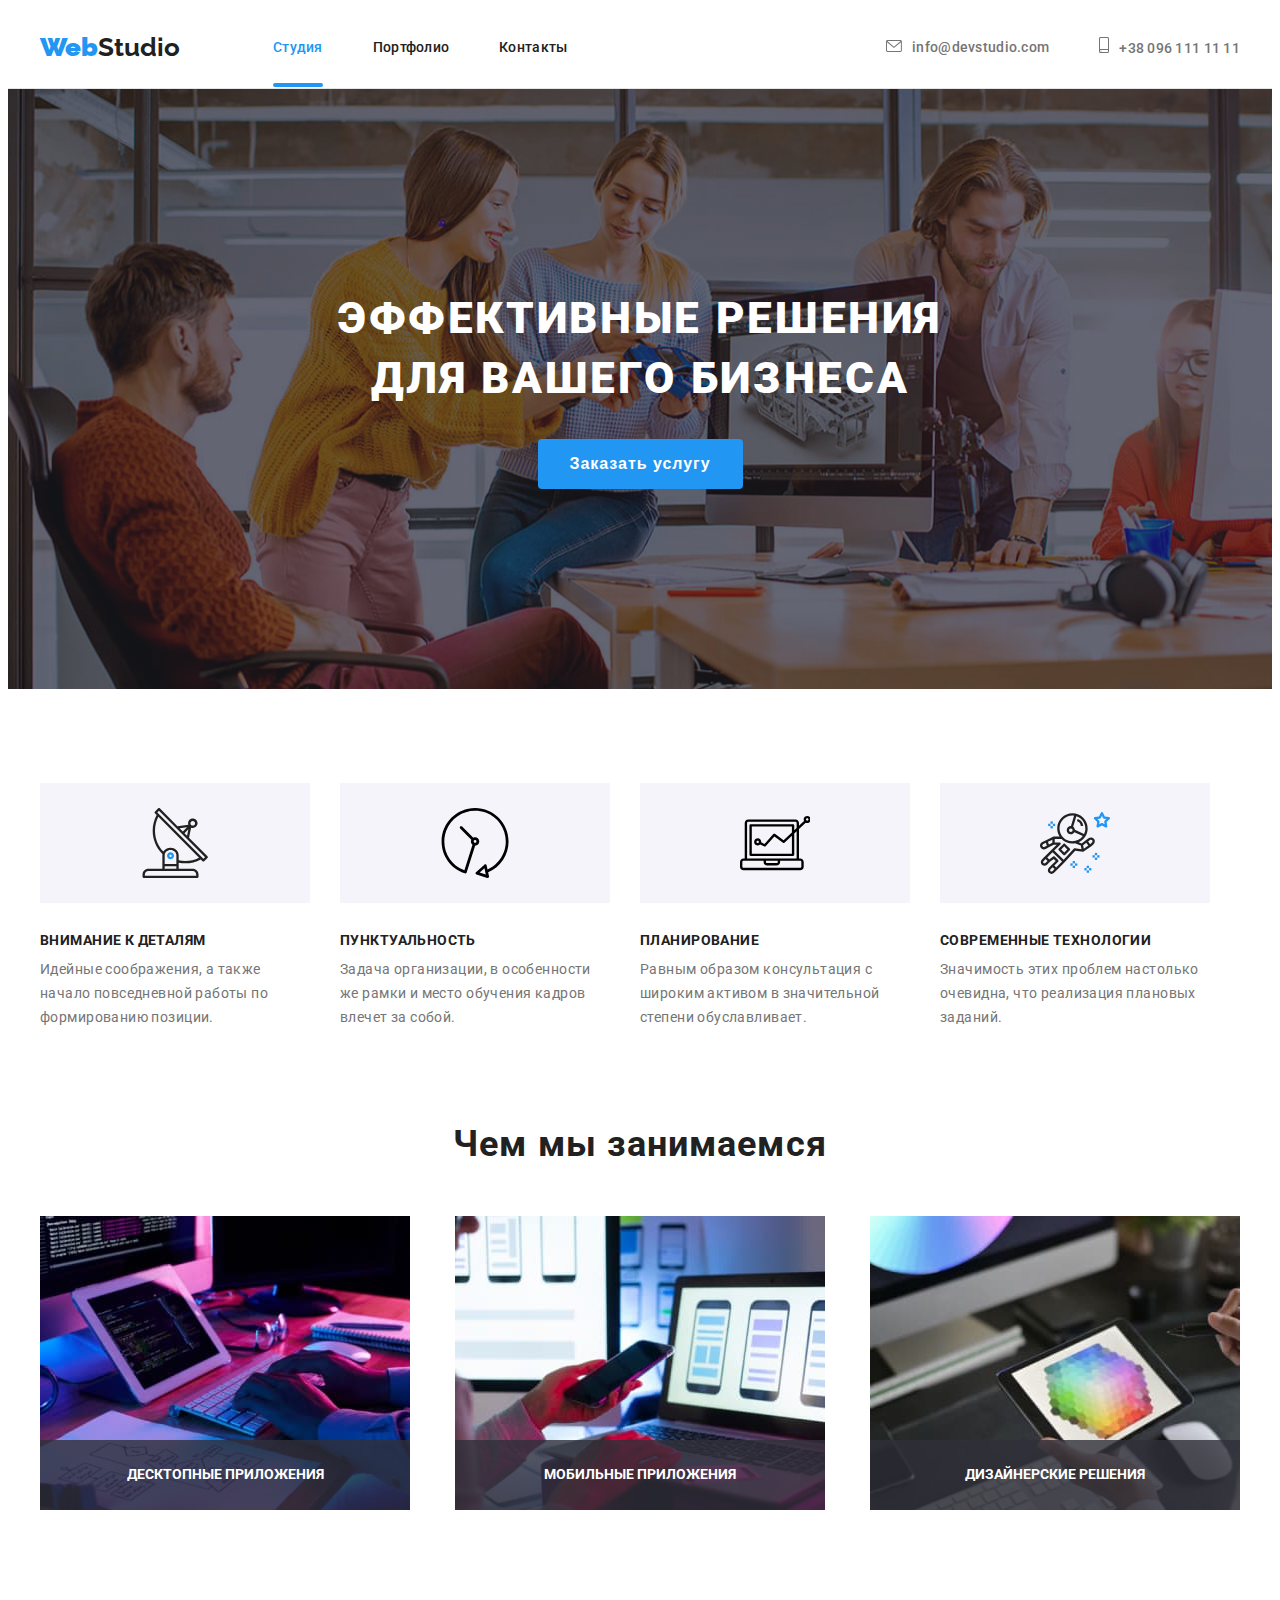
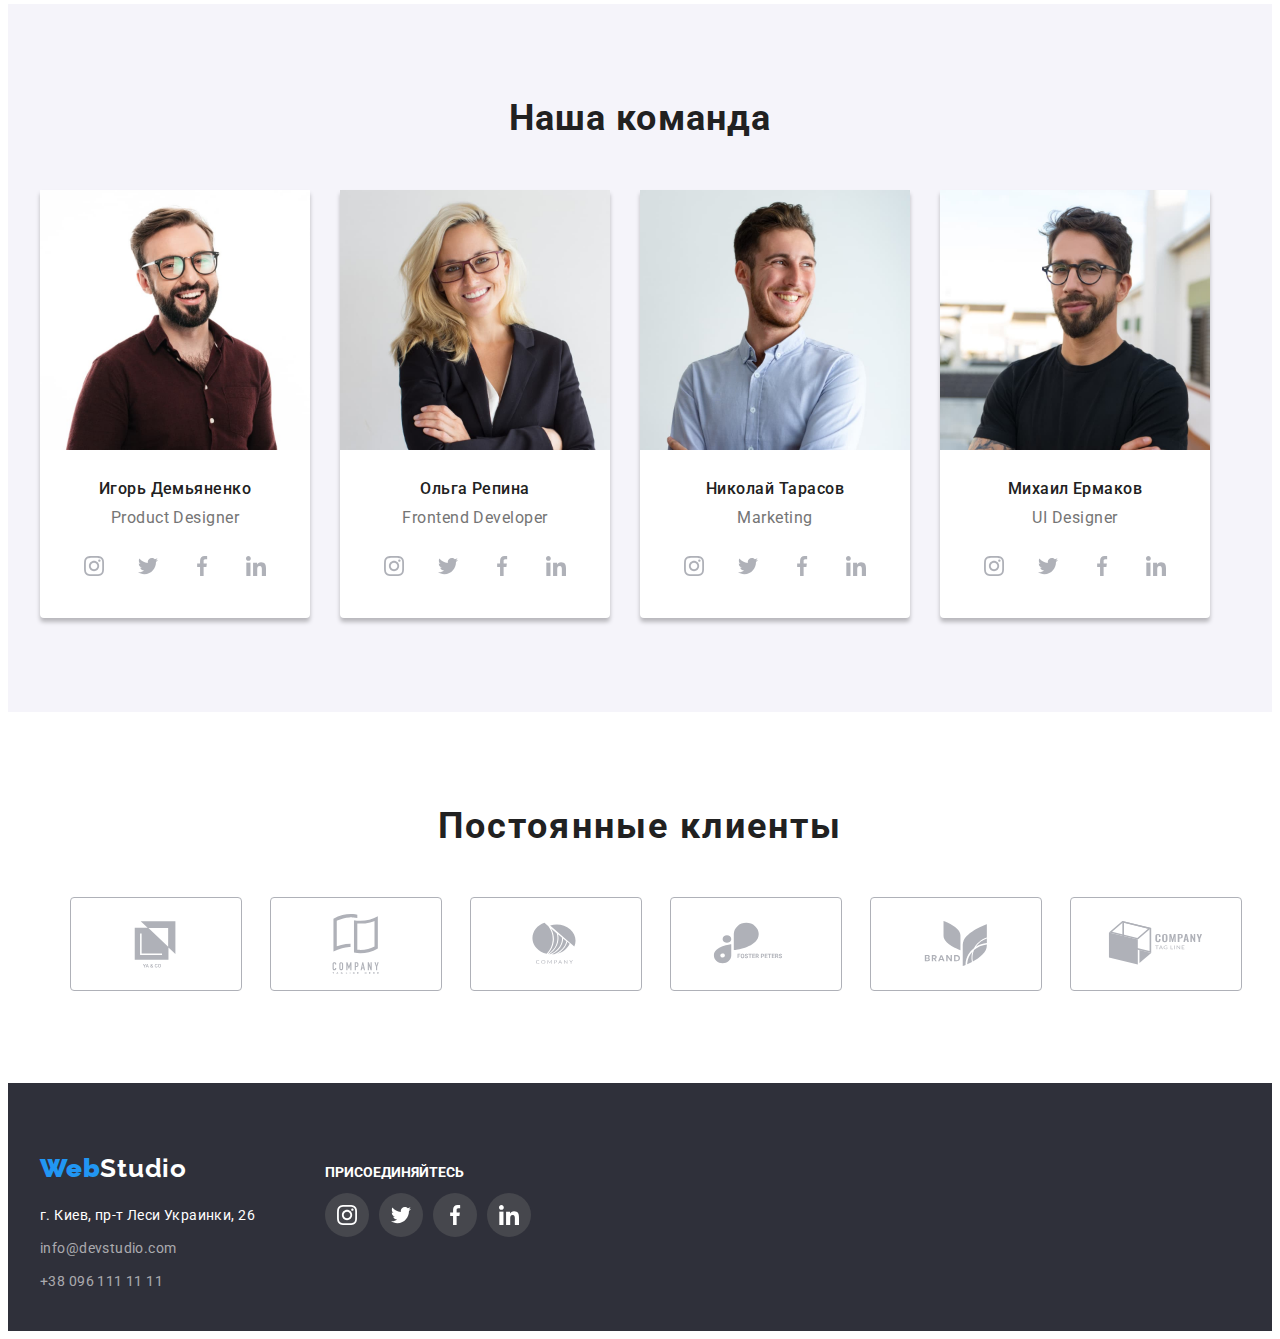
<file: index.html>
<!DOCTYPE html>
<html lang="ru">

<head>
    <meta charset="UTF-8">
    <meta http-equiv="X-UA-Compatible" content="IE=edge">
    <meta name="viewport" content="width=device-width, initial-scale=1.0">
    <title>WebStudio</title>
    <link rel="stylesheet" href="./portfolio.html">
    <link rel="preconnect" href="https://fonts.gstatic.com">
    <link rel="stylesheet" href="https://cdnjs.cloudflare.com/ajax/libs/modern-normalize/1.1.0/modern-normalize.min.css"
        integrity="sha512-wpPYUAdjBVSE4KJnH1VR1HeZfpl1ub8YT/NKx4PuQ5NmX2tKuGu6U/JRp5y+Y8XG2tV+wKQpNHVUX03MfMFn9Q=="
        crossorigin="anonymous" referrerpolicy="no-referrer" />
    <link
        href="https://fonts.googleapis.com/css2?family=Raleway:wght@700&family=Roboto:wght@400;500;700;900&display=swap"
        rel="stylesheet">
    <link rel="stylesheet" href="./css/styles.css">
</head>

<body>
    <!--Header-->
    <header class="header">
        <div class="container main-container">
            <nav class="header-nav">
                <a class="logo link" href="./index.html"><span class="logo-b"><b>Web</b></span>Studio</a>
                <ul class="menu-list list">
                    <li class="menu-item">
                        <a class="menu-link link current" href="./index.html">Студия</a>
                    </li>
                    <li class="menu-item">
                        <a class="menu-link link" href="./portfolio.html">Портфолио</a>
                    </li>
                    <li class="menu-item">
                        <a class="menu-link link" href="">Контакты</a>
                    </li>
                </ul>
            </nav>
            <!--Contacts information-->
            <ul class="contacts list">
                <li class="mail-link">
                    <a href="" class="mail-info link" href="mailto:info@devstudio.com">
                        <svg class="menu-icons1">
                            <use href="./images/sprite.svg#icon-envelope" width="16" height="12"></use>
                        </svg>info@devstudio.com
                    </a>
                </li>
                <li class="telephone-link">
                    <a href="" class="telephone-info link" href="tel:+380961111111">
                        <svg class="menu-icons2">
                            <use href="./images/sprite.svg#icon-smartphone" width="10" height="16"></use>
                        </svg>+38 096 111 11 11
                    </a>
                </li>
            </ul>
        </div>
    </header>
    <main>
        <!--Hero-->
        <section class="hero">
            <div class="container">
                <h1 class="hero-title">Эффективные решения для вашего бизнеса</h1>
                <button class="button-hero" type="button"data-modal-open>Заказать услугу</button>
            </div>
        </section>
        <!--Preferences-->
        <section class="preferences">
            <div class="container">
                <h2 hidden>Секция2</h2>
                <ul class="preferences-list list">
                    <li class="preferences-item-list">
                        <div class="preferences-cards">
                            <svg class="preferences-item-list-icon" width="70" height="70">
                                <use href="./images/sprite.svg#icon-antena1"></use>
                            </svg>
                        </div>
                        <h3 class="preferences-title">Внимание к деталям</h3>
                        <p class="preferences-explanation">Идейные соображения, а также начало повседневной работы по
                            формированию позиции.</p>
                    </li>
                    <li class="preferences-item-list">
                        <div class="preferences-cards">
                            <svg class="preferences-item-list-icon" width="70" height="70">
                                <use href="./images/sprite.svg#icon-clock2"></use>
                            </svg>
                        </div>
                        <h3 class="preferences-title">Пунктуальность</h3>
                        <p class="preferences-explanation">Задача организации, в особенности же рамки и место обучения
                            кадров влечет за собой.</p>
                    </li>
                    <li class="preferences-item-list">
                        <div class="preferences-cards">
                            <svg class="preferences-item-list-icon" width="70" height="70">
                                <use href="./images/sprite.svg#icon-comp3"></use>
                            </svg>
                        </div>
                        <h3 class="preferences-title">Планирование</h3>
                        <p class="preferences-explanation">Равным образом консультация с широким активом в значительной
                            степени обуславливает.</p>
                    </li>
                    <li class="preferences-item-list">
                        <div class="preferences-cards">
                            <svg class="preferences-item-list-icon" width="70" height="70">
                                <use href="./images/sprite.svg#icon-astronaut4"></use>
                            </svg>
                        </div>
                        <h3 class="preferences-title">Современные технологии</h3>
                        <p class="preferences-explanation">Значимость этих проблем настолько очевидна, что реализация
                            плановых заданий.</p>
                    </li>
                </ul>
            </div>
        </section>
        <!--what we do-->
        <section class="whatwe-do">
            <div class="container">
                <h2 class="whatwe-do-title">Чем мы занимаемся</h2>
                <ul class="whatwe-do-list list">
                    <li class="whatwe-do-item-list">
                        <div class="whatwe-do-wrapper">
                        <img src="./images/box1.jpg"
                            alt="Пользователь пользуется компьютером" width="370" height="294">
                        <p class="whatwe-do-img-desc">Десктопные приложения</p>
                        </div>
                    </li>
                    <li class="whatwe-do-item-list">
                        <div class="whatwe-do-wrapper">
                        <img src="./images/box2.jpg"
                            alt="Пользователь пользуется смартфоном" width="370" height="294">
                            <p class="whatwe-do-img-desc">Мобильные приложения</p>
                            </div>
                        </li>
                    <li class="whatwe-do-item-list">
                        <div class="whatwe-do-wrapper">
                        <img src="./images/box3.jpg" alt="Пользователь пользуется планшетом"
                            width="370" height="294">
                            <p class="whatwe-do-img-desc">Дизайнерские решения</p>
                            </div>
                        </li>
                </ul>
            </div>
        </section>
        <!--Our team-->
        <section class="our-team">
            <div class="container">
                <h2 class="our-team-title">Наша команда</h2>
                <ul class="our-team-list list">
                    <li class="our-team-item-list">
                        <img src="./images/igor1.jpg" alt="Игорь Демьяненко" width="270" height="260">
                        <div class="sub-img">
                            <h3 class="our-team-name">Игорь Демьяненко</h3>
                            <p class="our-team-job" lang="en">Product Designer</p>
                            <ul class="social-list list">
                                <li class="social-list-items">
                                    <a href="" class="light-bg social-list-link">
                                        <svg class="social-list-icon">
                                            <use href="./images/sprite.svg#icon-instagram"></use>
                                        </svg>
                                    </a>
                                </li>
                                <li class="social-list-items">
                                    <a href="" class="light-bg social-list-link">
                                        <svg class="social-list-icon">
                                            <use href="./images/sprite.svg#icon-twitter"></use>
                                        </svg>
                                    </a>
                                </li>
                                <li class="social-list-items">
                                    <a href="" class="light-bg social-list-link">
                                        <svg class="social-list-icon">
                                            <use href="./images/sprite.svg#icon-facebook"></use>
                                        </svg>
                                    </a>
                                </li>
                                <li class="social-list-items">
                                    <a href="" class="light-bg social-list-link">
                                        <svg class="social-list-icon">
                                            <use href="./images/sprite.svg#icon-linkedin"></use>
                                        </svg>
                                    </a>
                                </li>
                            </ul>
                        </div>
                    </li>
                    <li class="our-team-item-list">
                        <img src="./images/olga2.jpg" alt="Ольга Репина" width="270" height="260">
                        <div class="sub-img">
                            <h3 class="our-team-name">Ольга Репина</h3>
                            <p class="our-team-job" lang="en">Frontend Developer</p>
                            <ul class="social-list list">
                                <li class="social-list-items">
                                    <a href="" class="light-bg social-list-link">
                                        <svg class="social-list-icon">
                                            <use href="./images/sprite.svg#icon-instagram"></use>
                                        </svg>
                                    </a>
                                </li>
                                <li class="social-list-items">
                                    <a href="" class="light-bg social-list-link">
                                        <svg class="social-list-icon">
                                            <use href="./images/sprite.svg#icon-twitter"></use>
                                        </svg>
                                    </a>
                                </li>
                                <li class="social-list-items">
                                    <a href="" class="light-bg social-list-link">
                                        <svg class="social-list-icon">
                                            <use href="./images/sprite.svg#icon-facebook"></use>
                                        </svg>
                                    </a>
                                </li>
                                <li class="social-list-items">
                                    <a href="" class="light-bg social-list-link">
                                        <svg class="social-list-icon">
                                            <use href="./images/sprite.svg#icon-linkedin"></use>
                                        </svg>
                                    </a>
                                </li>
                            </ul>
                        </div>
                    </li>
                    <li class="our-team-item-list">
                        <img src="./images/nikolay3.jpg" alt="Николай Тарасов" width="270" height="260">
                        <div class="sub-img">
                            <h3 class="our-team-name">Николай Тарасов</h3>
                            <p class="our-team-job" lang="en">Marketing</p>
                            <ul class="social-list list">
                                <li class="social-list-items">
                                    <a href="" class="light-bg social-list-link">
                                        <svg class="social-list-icon">
                                            <use href="./images/sprite.svg#icon-instagram"></use>
                                        </svg>
                                    </a>
                                </li>
                                <li class="social-list-items">
                                    <a href="" class="light-bg social-list-link">
                                        <svg class="social-list-icon">
                                            <use href="./images/sprite.svg#icon-twitter"></use>
                                        </svg>
                                    </a>
                                </li>
                                <li class="social-list-items">
                                    <a href="" class="light-bg social-list-link">
                                        <svg class="social-list-icon">
                                            <use href="./images/sprite.svg#icon-facebook"></use>
                                        </svg>
                                    </a>
                                </li>
                                <li class="social-list-items">
                                    <a href="" class="social-list-link">
                                        <svg class="light-bg social-list-icon">
                                            <use href="./images/sprite.svg#icon-linkedin"></use>
                                        </svg>
                                    </a>
                                </li>
                            </ul>
                        </div>
                    </li>
                    <li class="our-team-item-list">
                        <img src="./images/michael4.jpg" alt="Михаил Ермаков" width="270" height="260">
                        <div class="sub-img">
                            <h3 class="our-team-name">Михаил Ермаков</h3>
                            <p class="our-team-job" lang="en">UI Designer</p>
                            <ul class="social-list list">
                                <li class="social-list-items">
                                    <a href="" class="light-bg social-list-link">
                                        <svg class="social-list-icon">
                                            <use href="./images/sprite.svg#icon-instagram"></use>
                                        </svg>
                                    </a>
                                </li>
                                <li class="social-list-items">
                                    <a href="" class="light-bg social-list-link">
                                        <svg class="social-list-icon">
                                            <use href="./images/sprite.svg#icon-twitter"></use>
                                        </svg>
                                    </a>
                                </li>
                                <li class="social-list-items">
                                    <a href="" class="light-bg social-list-link">
                                        <svg class="social-list-icon">
                                            <use href="./images/sprite.svg#icon-facebook"></use>
                                        </svg>
                                    </a>
                                </li>
                                <li class="social-list-items">
                                    <a href="" class="light-bg social-list-link">
                                        <svg class="social-list-icon">
                                            <use href="./images/sprite.svg#icon-linkedin"></use>
                                        </svg>
                                    </a>
                                </li>
                            </ul>
                        </div>
                    </li>
                </ul>
            </div>
        </section>

    </main>
    <!--Clients-->
    <section class="clients">
        <div class="container">
            <h2 class="clients-title">Постоянные клиенты</h2>
            <ul class="clients-list list">
                <li class="clients-item-list">
                    <a href="" class="clients-list-link">
                        <svg class="clients-list-icon" width="41" height="47">
                            <use href="./images/sprite.svg#icon-client1">
                            </use>
                        </svg>
                    </a>
                </li>
                <li class="clients-item-list">
                    <a href="" class="clients-list-link">
                        <svg class="clients-list-icon" width="40" height="52">
                            <use href="./images/sprite.svg#icon-client2"></use>
                        </svg>
                    </a>
                </li>
                <li class="clients-item-list">
                    <a href="" class="clients-list-link">
                        <svg class="clients-list-icon" width="44" height="42">
                            <use href="./images/sprite.svg#icon-client3"></use>
                        </svg>
                    </a>
                </li>
                <li class="clients-item-list">
                    <a href="" class="clients-list-link">
                        <svg class="clients-list-icon" width="84" height="41">
                            <use href="./images/sprite.svg#icon-client4"></use>
                        </svg>
                    </a>
                </li>
                <li class="clients-item-list">
                    <a href="" class="clients-list-link">
                        <svg class="clients-list-icon" width="63" height="45">
                            <use href="./images/sprite.svg#icon-client5"></use>
                        </svg>
                    </a>
                </li>
                <li class="clients-item-list">
                    <a href="" class="clients-list-link">
                        <svg class="clients-list-icon" width="94" height="44">
                            <use href="./images/sprite.svg#icon-client6"></use>
                        </svg>
                    </a>
                </li>
            </ul>
        </div>
    </section>
    <!--Footer-->
    <footer class="footer">
        <div class="container footer-container">
            <div class="footer-contacts">
                <a class="logo-footer list link" href="./index.html"><span class="logo-c"><b>Web</b></span>Studio</a>
                <address class="address">
                    <ul class="address-list list">
                        <li class="address-title-list">
                            <a class="place-link link" href="https://goo.gl/maps/FqxdQKESBi5nEnKA9" target="_blank"
                                rel="noopener noreferrer">г. Киев, пр-т Леси Украинки, 26</a>
                        </li>
                        <li class="address-title-list">
                            <a class="address-title-mail link" href="mailto:info@devstudio.com">info@devstudio.com</a>
                        </li>
                        <li class="address-title-list">
                            <a class="address-title-phone link" href="tel:+380961111111">+38 096 111 11 11</a>
                        </li>
                    </ul>
                </address>
            </div>
            <div class="join">
                <h3 class="join-title">Присоединяйтесь</h3>
                <ul class="join-list list">
                    <li class="join-list-items">
                        <a href="" class="dark-bg join-list-link">
                            <svg class="join-list-icon">
                                <use href="./images/sprite.svg#icon-instagram"></use>
                            </svg>
                        </a>
                    </li>
                    <li class="join-list-items">
                        <a href="" class="dark-bg join-list-link">
                            <svg class="join-list-icon">
                                <use href="./images/sprite.svg#icon-twitter"></use>
                            </svg>
                        </a>
                    </li>
                    <li class="join-list-items">
                        <a href="" class="dark-bg join-list-link">
                            <svg class="join-list-icon">
                                <use href="./images/sprite.svg#icon-facebook"></use>
                            </svg>
                        </a>
                    </li>
                    <li class="join-list-items">
                        <a href="" class="dark-bg join-list-link">
                            <svg class="join-list-icon">
                                <use href="./images/sprite.svg#icon-linkedin"></use>
                            </svg>
                        </a>
                    </li>
                </ul>
            </div>
        </div>
    </footer>
    <div class="backdrop is-hidden" data-modal>
        <div class="modal">
            <button type="button" class="close-btn" data-modal-close>
            <svg class="close-icon" width="11" height="11">
            <use href="./images/modalb.svg#icon-modal"></use>    
            </svg>    
            </button>
        </div>
    </div>
<script src="./js/modal.js"></script>
</body>
</html>
</file>
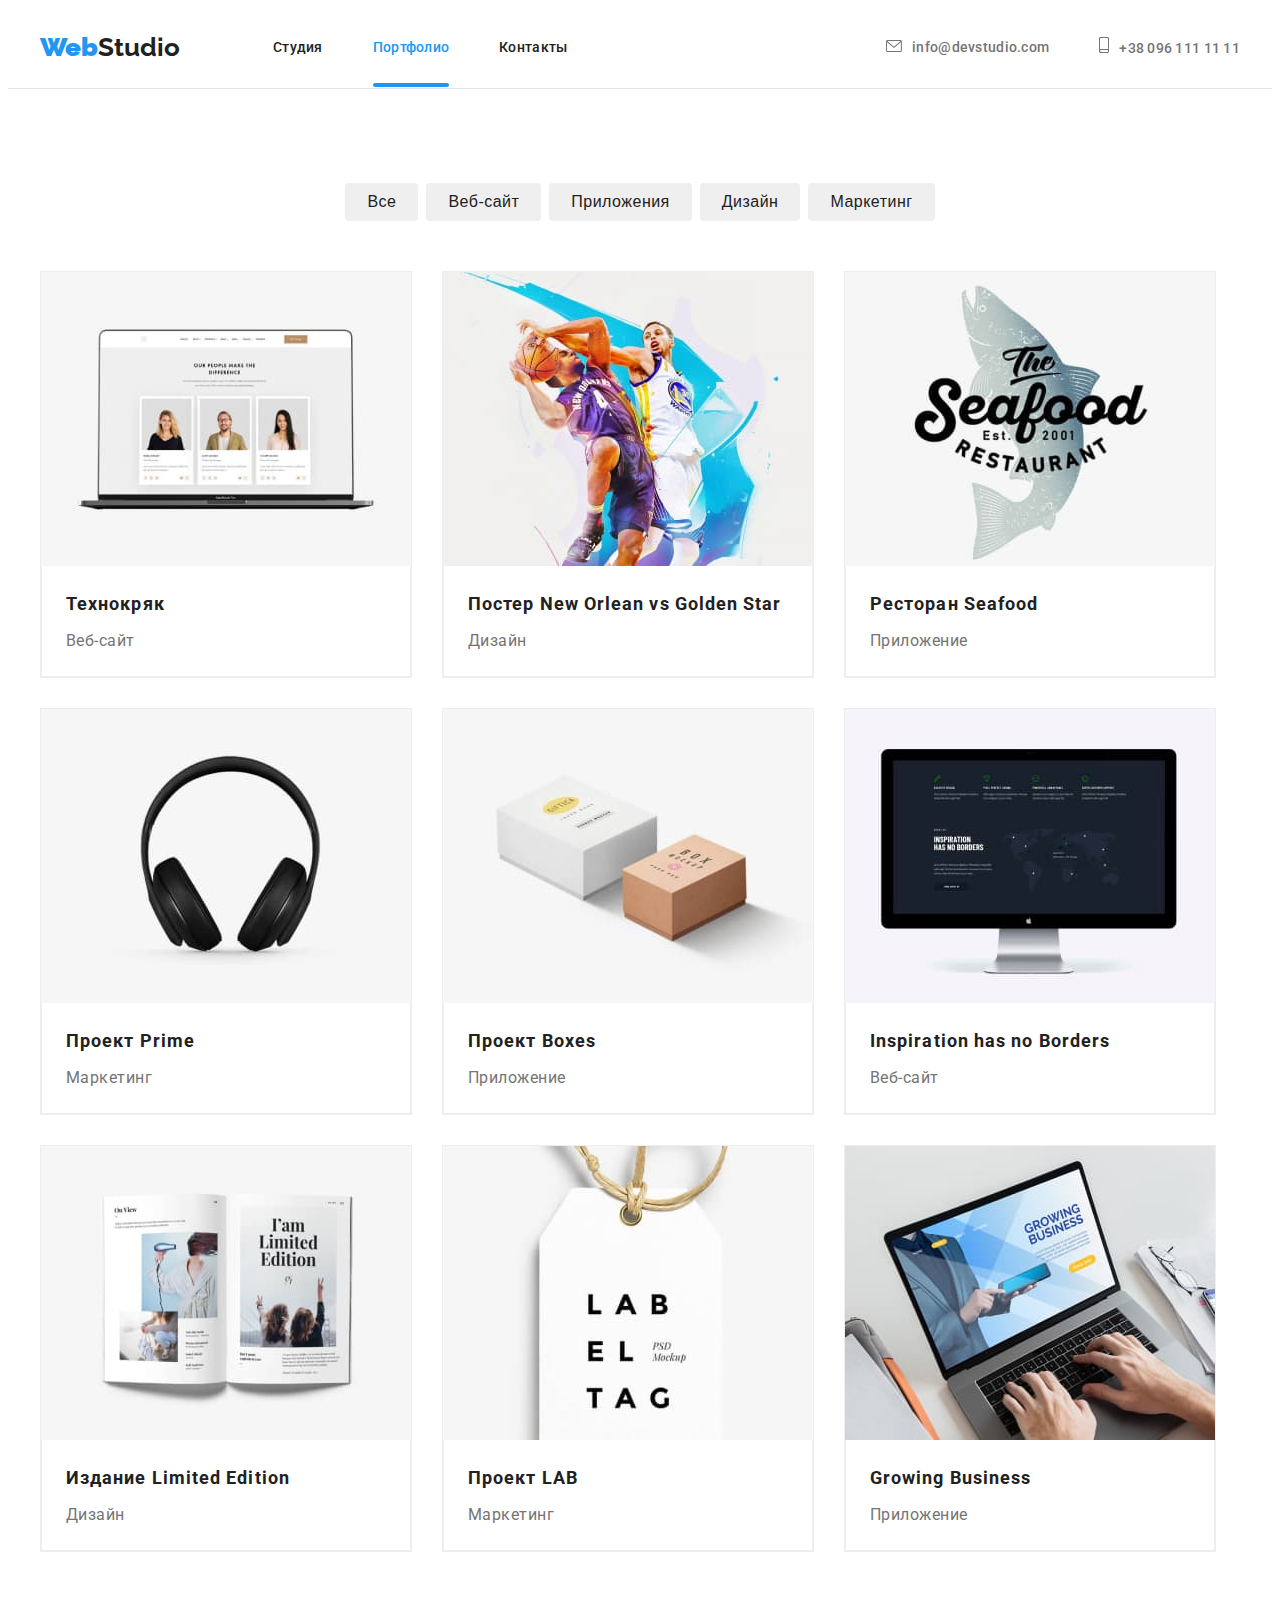
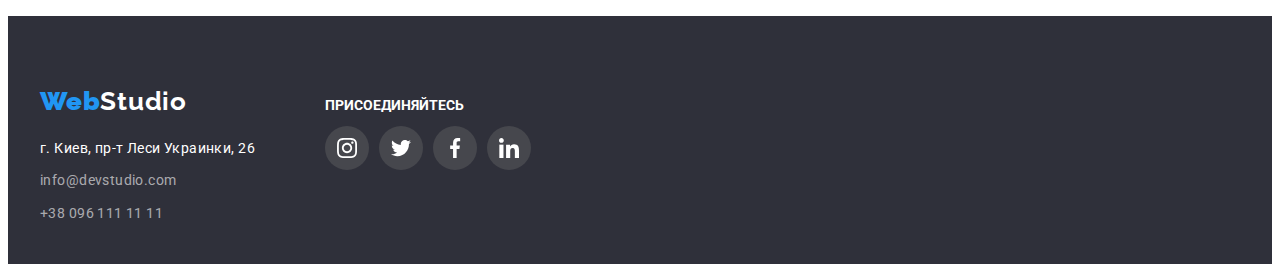
<file: portfolio.html>
<!DOCTYPE html>
<html lang="ru">

<head>
  <meta charset="UTF-8">
  <meta http-equiv="X-UA-Compatible" content="IE=edge">
  <meta name="viewport" content="width=device-width, initial-scale=1.0">
  <title>portfolio</title>
  <link rel="preconnect" href="https://fonts.gstatic.com">
  <link rel="stylesheet" href="https://cdnjs.cloudflare.com/ajax/libs/modern-normalize/1.1.0/modern-normalize.min.css"
    integrity="sha512-wpPYUAdjBVSE4KJnH1VR1HeZfpl1ub8YT/NKx4PuQ5NmX2tKuGu6U/JRp5y+Y8XG2tV+wKQpNHVUX03MfMFn9Q=="
    crossorigin="anonymous" referrerpolicy="no-referrer" />
  <link href="https://fonts.googleapis.com/css2?family=Raleway:wght@700&family=Roboto:wght@400;500;700;900&display=swap"
    rel="stylesheet">
  <link rel="stylesheet" href="./css/styles.css">
</head>

<body>
  <!--Header-->
  <header class="header">
    <div class="container header-container">
      <nav class="header-nav">
        <a class="logo link" href="./index.html"><span class="logo-b"><b>Web</b></span>Studio</a>
        <ul class="menu-list list">
          <li class="menu-item"><a class="menu-link link" href="./index.html">Студия</a></li>
          <li class="menu-item"><a class="menu-link link current" href="./portfolio.html">Портфолио</a></li>
          <li class="menu-item"><a class="menu-link link" href="">Контакты</a></li>
        </ul>
      </nav>
      <!--Contact information-->
      <ul class="contacts list">
        <li class="mail-link">
          <a class="mail-info link" href="mailto:info@devstudio.com">
            <svg class="menu-icons1" width="16" height="12">
              <use href="./images/sprite.svg#icon-envelope"></use>
            </svg>info@devstudio.com
          </a>
        </li>
        <li class="telephone-link">
          <a class="telephone-info link" href="tel:+380961111111">
            <svg class="menu-icons2" width="10" height="16">
              <use href="./images/sprite.svg#icon-smartphone"></use>
            </svg>+38 096 111 11 11
          </a>
        </li>
      </ul>
    </div>
  </header>
  <main>
    <!--Projects-->
    <section class="projects-portfolio">
      <div class="container">
        <h2 hidden>Кнопки</h2>
        <ul class="button-list list">
          <li class="button-title-list">
            <button class="button-name" type="button">Все</button>
          </li>
          <li class="button-title-list">
            <button class="button-name" type="button">Веб-сайт</button>
          </li>
          <li class="button-title-list">
            <button class="button-name" type="button">Приложения</button>
          </li>
          <li class="button-title-list">
            <button class="button-name" type="button">Дизайн</button>
          </li>
          <li class="button-title-list">
            <button class="button-name" type="button">Маркетинг</button>
          </li>
        </ul>
        <h2 hidden>Проэкты</h2>
        <ul class="projects-list list">
          <li class="projects-title-list">
          <a class="projects-title-link link" href="">
            <div class="projects-img-wrapper">
            <img src="./images/technokrjak1.jpg" alt="Технокряк" width="370" height="294">
            <p class="projects-list-img-descr">Технокряк это современная площадка распространения коронавируса. Компании используют эту платформу для цифрового
            шпионажа и атак на защищённые сервера конкурентов.
            </p>
            </div>
            <div class="subtitle">
              <h3 class="projects-title">Технокряк</h3>
              <p class="projects-purpose">Веб-сайт</p>
            </div>
          </a>
          </li>
          <li class="projects-title-list">
          <a class="projects-title-link link" href="">
          <div class="projects-img-wrapper">
            <img src="./images/poster2.jpg" alt="Постер" width="370" height="294">
            <p class="projects-list-img-descr">Технокряк это современная площадка распространения коронавируса. Компании используют
              эту платформу для цифрового шпионажа и атак на защищённые сервера конкурентов.
            </p>
            </div>
            <div class="subtitle">
              <h3 class="projects-title" lang="en">Постер New Orlean vs Golden Star</h3>
              <p class="projects-purpose">Дизайн</p>
            </div>
          </a>
          </li>
          <li class="projects-title-list">
          <a class="projects-title-link link" href="">
            <div class="projects-img-wrapper">
            <img src="./images/seafood3.jpg" alt="Ресторан" width="370" height="294">
            <p class="projects-list-img-descr">Технокряк это современная площадка распространения коронавируса. Компании используют
              эту платформу для цифрового шпионажа и атак на защищённые сервера конкурентов.
            </p>
            </div>
            <div class="subtitle">
              <h3 class="projects-title" lang="en">Ресторан Seafood</h3>
              <p class="projects-purpose">Приложение</p>
            </div>
          </a>
          </li>
          <li class="projects-title-list">
          <a class="projects-title-link link" href="">
            <div class="projects-img-wrapper">
            <img src="./images/prime4.jpg" alt="Проект прайм" width="370" height="294">
            <p class="projects-list-img-descr">Технокряк это современная площадка распространения коронавируса. Компании используют
              эту платформу для цифрового шпионажа и атак на защищённые сервера конкурентов.
            </p>
            </div>
            <div class="subtitle">
              <h3 class="projects-title" lang="en">Проект Prime</h3>
              <p class="projects-purpose">Маркетинг</p>
            </div>
          </a>
          </li>
          <li class="projects-title-list">
          <a class="projects-title-link link" href="">
              <div class="projects-img-wrapper">
            <img src="./images/boxes5.jpg" alt="Коробки" width="370" height="294">
            <p class="projects-list-img-descr">Технокряк это современная площадка распространения коронавируса. Компании используют
              эту платформу для цифрового шпионажа и атак на защищённые сервера конкурентов.
            </p>
            </div>
            <div class="subtitle">
              <h3 class="projects-title" lang="en">Проект Boxes</h3>
              <p class="projects-purpose">Приложение</p>
            </div>
          </a>
          </li>
          <li class="projects-title-list">
          <a class="projects-title-link link" href="">
              <div class="projects-img-wrapper">
            <img src="./images/inspiration6.jpg" alt="Вдохновение" width="370" height="294">
              <p class="projects-list-img-descr">Технокряк это современная площадка распространения коронавируса. Компании используют
                эту платформу для цифрового шпионажа и атак на защищённые сервера конкурентов.
              </p>
              </div>
            <div class="subtitle">
              <h3 class="projects-title" lang="en">Inspiration has no Borders</h3>
              <p class="projects-purpose">Веб-сайт</p>
            </div>
          </a>
          </li>
          <li class="projects-title-list">
          <a class="projects-title-link link" href="">
              <div class="projects-img-wrapper">
            <img src="./images/limiedition7.jpg" alt="Издание" width="370" height="294">
              <p class="projects-list-img-descr">Технокряк это современная площадка распространения коронавируса. Компании используют
                эту платформу для цифрового шпионажа и атак на защищённые сервера конкурентов.
              </p>
              </div>
            <div class="subtitle">
              <h3 class="projects-title" lang="en">Издание Limited Edition</h3>
              <p class="projects-purpose">Дизайн</p>
            </div>
          </a>
          </li>
          <li class="projects-title-list">
          <a class="projects-title-link link" href="">
              <div class="projects-img-wrapper">
            <img src="./images/lab8.jpg" alt="Лаб" width="370" height="294">
            <p class="projects-list-img-descr">Технокряк это современная площадка распространения коронавируса. Компании используют
              эту платформу для цифрового шпионажа и атак на защищённые сервера конкурентов.
            </p>
            <div class="subtitle">
              <h3 class="projects-title" lang="en">Проект LAB</h3>
              <p class="projects-purpose">Маркетинг</p>
            </div>
          </a>
          </li>
          <li class="projects-title-list">
            <a class="projects-title-link link" href="">
            <div class="projects-img-wrapper">
            <img src="./images/growing9.jpg" alt="Бизнес" width="370" height="294">
            <p class="projects-list-img-descr">Технокряк это современная площадка распространения коронавируса. Компании используют
              эту платформу для цифрового шпионажа и атак на защищённые сервера конкурентов.
            </p>
            <div class="subtitle">
              <h3 class="projects-title">Growing Business</h3>
              <p class="projects-purpose">Приложение</p>
            </div>
          </a>
          </li>
        </ul>
      </div>
    </section>
  </main>
  <footer class="footer">
    <div class="container footer-container">
      <div class="footer-contacts">
        <a class="logo-footer list link" href="./index.html"><span class="logo-c"><b>Web</b></span>Studio</a>
        <address class="address">
          <ul class="address-list list">
            <li class="address-title-list">
              <a class="place-link link" href="https://goo.gl/maps/FqxdQKESBi5nEnKA9" target="_blank"
                rel="noopener noreferrer">г. Киев, пр-т Леси Украинки, 26</a>
            </li>
            <li class="address-title-list">
              <a class="address-title-mail link" href="mailto:info@devstudio.com">info@devstudio.com</a>
            </li>
            <li class="address-title-list">
              <a class="address-title-phone link" href="tel:+380961111111">+38 096 111 11 11</a>
            </li>
          </ul>
        </address>
      </div>
      <div class="join">
        <h3 class="join-title">Присоединяйтесь</h3>
        <ul class="join-list list">
          <li class="join-list-items">
            <a href="" class="join-list-link">
              <svg class="join-list-icon">
                <use href="./images/sprite.svg#icon-instagram"></use>
              </svg>
            </a>
          </li>
          <li class="join-list-items">
            <a href="" class="join-list-link">
              <svg class="join-list-icon">
                <use href="./images/sprite.svg#icon-twitter"></use>
              </svg>
            </a>
          </li>
          <li class="join-list-items">
            <a href="" class="join-list-link">
              <svg class="join-list-icon">
                <use href="./images/sprite.svg#icon-facebook"></use>
              </svg>
            </a>
          </li>
          <li class="join-list-items">
            <a href="" class="join-list-link">
              <svg class="join-list-icon">
                <use href="./images/sprite.svg#icon-linkedin"></use>
              </svg>
            </a>
          </li>
        </ul>
      </div>
    </div>
  </footer>
</body>

</html>
</file>
<file: css/styles.css>
:root {
  --main-font: "Roboto", sans-serif;
  --secondary-font: "Raleway", sans-serif;
  --accent-color: #2196f3;
  --accent-color-second: #212121;
  --accent-color-third: #757575;
  --accent-color-fourth: #f5f4fa;
  --accent-color-fifth: #ffffff;
  --accent-color-sixth: #afb1b8;
  --transition-timing-function: cubic-bezier(0.4, 0, 0.2, 1);
}

.list {
  list-style: none;
}
.link {
  text-decoration: none;
}
h1,
h2,
h3,
h4,
h5,
h6,
p {
  margin-top: 0;
  margin-bottom: 0;
}
ul,
ol {
  margin-top: 0;
  margin-bottom: 0;
  padding-left: 0;
}
img {
  display: block;
}
body {
  font-family: var(--main-font);
  font-weight: 400;
  font-size: 14px;
}
.container {
  width: 1200px;
  padding-left: 15px;
  padding-right: 15px;
  margin: 0 auto;
}
/*======= HEADER =====*/
.header {
  padding: 24px 0 25px 0;
  border-bottom: 1px solid #e5e5e5;
}
.header-container {
  display: flex;
  align-items: center;
}
.header-nav {
  display: flex;
  align-items: center;
}
.main-container {
  display: flex;
  align-items: center;
  justify-content: center;
}
.logo {
  font-family: "Raleway", sans-serif;
  font-weight: 700;
  font-size: 26px;
  line-height: 1.19;
  color: var(--accent-color-second);
}
.logo-b {
  color: var(--accent-color);
}
.menu-list {
  display: flex;
  margin-left: 93px;
}
.menu-link {
  font-weight: 500;
  line-height: 1.14;
  letter-spacing: 0.02em;
  color: var(--accent-color-second);
  transition: color 250ms var(--transition-timing-function);
}
.menu-link:hover,
.menu-link:focus {
  color: var(--accent-color);
}
.menu-item:not(:last-child) {
  margin-right: 50px;
}
.current {
  color: var(--accent-color);
  position: relative;
}
.current::after {
  position: absolute;
  bottom: -32px;

  content: "";
  display: block;
  width: 100%;
  height: 4px;
  background-color: var(--accent-color);
  border-radius: 2px;
}

/*======= END HEADER =====*/
/*======= CONTACT INFORMATION =====*/
.contacts {
  display: flex;
  align-items: center;
  margin-left: auto;
}

.mail-link {
  margin: 0 50px 0 215px;
}
.mail-info {
  font-weight: 500;
  font-size: 14px;
  line-height: 1.14;
  letter-spacing: 0.02em;
  color: var(--accent-color-third);
  transition: color 250ms var(--transition-timing-function);
}
.telephone-info {
  font-weight: 500;
  font-size: 14px;
  line-height: 1.14;
  letter-spacing: 0.02em;
  color: var(--accent-color-third);
  transition: color 250ms var(--transition-timing-function);
}
.mail-info:hover,
.mail-info:focus {
  color: var(--accent-color);
}
.telephone-info:hover,
.telephone-link:focus {
  color: var(--accent-color);
}
.mail-info:hover .menu-icons1,
.mail-info:focus .menu-icons1 {
  color: var(--accent-color);
  fill: var(--accent-color);
}
.telephone-info:hover .menu-icons2,
.telepfone-info:focus .menu-icons2 {
  color: var(--accent-color);
  fill: var(--accent-color);
}
.menu-icons1 {
  margin-right: 10px;
  width: 16px;
  height: 12px;
  fill: var(--accent-color-third);
}
.menu-icons2 {
  margin-right: 10px;
  width: 10px;
  height: 16px;
  fill: var(--accent-color-third);
}
/*======= END CONTACT INFORMATION =====*/
/*====== HERO =====*/
.hero {
  padding: 200px 0 200px 0;
  text-align: center;

  background-color: #2f303a;
  background-image: linear-gradient(
      rgba(47, 48, 58, 0.4),
      rgba(47, 48, 58, 0.4)
    ),
    url("../images/bghero.jpg");

  background-size: cover;
}
.hero-title {
  margin: 0 auto 30px;
  width: 696px;

  font-family: var(--main-font);
  font-weight: 900;
  font-size: 44px;
  line-height: 1.36;
  letter-spacing: 0.06em;
  text-transform: uppercase;
  color: var(--accent-color-fifth);
}
.button-hero {
  display: inline-block;
  align-items: center;
  border: transparent;
  padding: 10px 32px;
  border-radius: 4px;
  text-align: center;
  min-width: 200px;

  font-weight: 700;
  font-size: 16px;
  line-height: 1.87;
  letter-spacing: 0.06em;
  cursor: pointer;
  color: var(--accent-color-fifth);
  background: var(--accent-color);
  transition: color 250ms var(--transition-timing-function);
}

.button-hero:hover,
.button-hero:focus {
  background-color: var(--accent-color);
  color: var(--accent-color-fifth);
}
/*====== END HERO =====*/
/*======= PREFERENCES =====*/
.preferences {
  padding-top: 94px;
  padding-bottom: 94px;
}

.preferences-list {
  display: flex;
  margin-top: -30px;
  margin-left: -30px;
}
.preferences-item-list {
  width: 270px;
  flex-basis: calc ((100% - 90px) / 4);
  margin-top: 30px;
  margin-left: 30px;
}

.preferences-title {
  margin-top: 10px;
  margin-bottom: 10px;

  font-weight: 700;
  font-size: 14px;
  line-height: 1.14;
  letter-spacing: 0.03em;
  text-transform: uppercase;
  color: var(--accent-color-second);
}
.preferences-explanation {
  margin-top: 0;
  margin-bottom: 0;

  font-size: 14px;
  line-height: 1.71;
  letter-spacing: 0.03em;
  color: var(--accent-color-third);
}
.preferences-cards {
  display: flex;
  justify-content: center;
  align-items: center;
  margin-bottom: 30px;
  width: 270px;
  height: 120px;
  background-color: var(--accent-color-fourth);
}
.preferences-item-list-icon {
  width: 70px;
  height: 70px;
  background: var(--accent-color-fourth);
}

/*======= END PREFERENCES =====*/
/*======= WHAT WE DO =====*/
.whatwe-do {
  padding-top: 0;
  padding-bottom: 94px;
}

.whatwe-do > div > h2 {
  margin-top: 0;
  margin-bottom: 50px;
  text-align: center;

  font-weight: 700;
  font-size: 36px;
  line-height: 1.16;
  letter-spacing: 0.03em;
  color: var(--accent-color-second);
}

.whatwe-do-list {
  display: flex;
  justify-content: space-between;
  flex-basis: calc((100% - 60px) / 3);
}
.whatwe-do-wrapper {
  position: relative;
}
.whatwe-do-img-desc {
  position: absolute;
  bottom: 0;
  width: 100%;

  display: flex;
  align-items: center;
  justify-content: center;
  height: 70px;

  font-weight: 700;
  line-height: 1.14;
  text-transform: uppercase;
  color: var(--accent-color-fifth);
  background-color: rgba(47, 48, 58, 0.8);
}

/*======= WHAT WE DO =====*/
/*======= OUR TEAM =====*/
.our-team {
  padding: 94px 0 94px 0;
  background: var(--accent-color-fourth);
}

.our-team-list {
  display: flex;
  flex-wrap: wrap;
  margin-top: -50px;
  margin-right: -30px;
}
.our-team-item-list:nth-last-child(-n + 4) {
  margin-bottom: 0;
}
.our-team-item-list {
  width: 270px;
  margin-right: 30px;
  margin-top: 50px;

  box-shadow: 0 4px 4px 0 rgb(0, 0, 0, 0.25);
  background: var(--accent-color-fifth);
  border-radius: 0px 0px 4px 4px;
}

.our-team-title {
  margin-bottom: 50px;
  margin-left: auto;
  margin-right: auto;

  font-weight: 700;
  font-size: 36px;
  line-height: 1.16;
  text-align: center;
  letter-spacing: 0.03em;
  color: var(--accent-color-second);
}
.sub-img {
  padding: 30px 32px 30px 32px;
}
.our-team-name {
  padding-bottom: 10px;

  font-weight: 500;
  font-size: 16px;
  line-height: 1.18;
  text-align: center;
  letter-spacing: 0.03em;
  color: var(--accent-color-second);
}
.our-team-job {
  margin-bottom: 16px;
  font-size: 16px;
  line-height: 1.18;
  text-align: center;
  letter-spacing: 0.03em;
  color: var(--accent-color-third);
}
.social-list {
  display: flex;
  justify-content: space-between;
}

.social-list-link {
  display: flex;
  align-items: center;
  justify-content: center;
  width: 44px;
  height: 44px;
  border-radius: 50%;
  background-color: transparent;
  transition: background-color 250ms var(--transition-timing-function),
    fill 250ms var(--transition-timing-function);
}

.social-list-icon {
  width: 20px;
  height: 20px;
  fill: var(--accent-color-sixth);
}
.social-list-link:hover,
.social-list-link:focus {
  background-color: var(--accent-color);
}

.social-list-link:hover .social-list-icon,
.social-list-link:focus .social-list-icon {
  fill: var(--accent-color-fifth);
}

/*======= END OUR TEAM =====*/
/*======= PROJECTS =====*/
.projects-portfolio {
  padding-top: 94px;
  padding-bottom: 94px;
}
.button-list {
  display: flex;
  justify-content: center;
  margin-left: -8px;
  margin-bottom: 50px;
}
.button-title-list {
  text-align: center;
  margin-left: 8px;
}
.button-name {
  display: inline-block;
  border: transparent;
  border-radius: 4px;
  padding: 6px 22px;

  font-weight: 500;
  font-size: 16px;
  line-height: 1.62;
  text-align: center;
  letter-spacing: 0.03em;
  cursor: pointer;
  color: var(--accent-color-second);
  transition: color 250ms var(--transition-timing-function),
    background-color 250ms var(--transition-timing-function),
    box-shadow 250ms var(--transition-timing-function);
}

.button-name:hover,
.button-name:focus {
  background-color: var(--accent-color);
  color: var(--accent-color-fifth);
}

.projects-list {
  display: flex;
  flex-wrap: wrap;
  margin-right: -30px;
  margin-bottom: -30px;
}
.projects-title-list:nth-last-child(-n + 3) {
  margin-bottom: 0;
}
.projects-title-list {
  width: 370px;
  margin-right: 30px;
  margin-bottom: 30px;
  background: var(--accent-color-fifth);
  border: 1px solid #eeeeee;
  transition: color 250ms var(--transition-timing-function);
}
.projects-title-list:hover,
.projects-title-list:focus {
  box-shadow: 0 4px 4px 0 rgb(0, 0, 0, 0.25);
}
.projects-title-link {
  display: block;

  transition: box-shadow 250ms var(--transition-timing-function);
}
.projects-title-link:hover {
  box-shadow: 0px 1px 1px rgba(0, 0, 0, 0.12), 0px 4px 4px rgba(0, 0, 0, 0.06),
    1px 4px 6px rgba(0, 0, 0, 0.16);
}

.preferences-item-list:nth-last-child(-n + 3) {
  margin-right: 0;
}
.projects-title {
  margin-top: 0;
  margin-bottom: 4px;

  font-weight: 700;
  font-size: 18px;
  line-height: 2;
  letter-spacing: 0.06em;
  color: var(--accent-color-second);
}
.subtitle {
  padding: 20px 24px 20px 24px;
  background: var(--accent-color-fifth);
  border-bottom: 1px solid #eeeeee;
  border-left: 1px solid #eeeeee;
  border-right: 1px solid #eeeeee;
}
.projects-purpose {
  margin-top: 0;
  margin-bottom: 0;

  font-size: 16px;
  line-height: 1.87;
  letter-spacing: 0.03em;
  color: var(--accent-color-third);
}
.projects-img-wrapper {
  position: relative;
  overflow: hidden;
}
.projects-list-img-descr {
  font-weight: 400;
  font-size: 18px;
  line-height: 1.55;
  letter-spacing: 0.03em;

  position: absolute;
  top: 0;
  left: 0;
  width: 100%;
  height: 100%;
  background-color: rgba(33, 150, 243, 0.9);
  color: white;
  overflow: auto;
  padding: 63px 24px;
  transform: translateY(100%);
  transition: transform 250ms var(--transition-timing-function);
}

.projects-title-link:hover .projects-list-img-descr,
.projects-title-link:focus .projects-list-img-descr {
  transform: translateY(0);
}

/*======= END PROJECTS =====*/
/*======CLIENTS======*/

.clients {
  padding-top: 94px;
  padding-bottom: 94px;
}
.clients-title {
  text-align: center;
  margin-bottom: 50px;

  font-weight: 700;
  font-size: 36px;
  line-height: 1.16;
  letter-spacing: 0.06em;
  color: var(--accent-color-second);
}
.clients-list {
  display: flex;
  justify-content: center;
  align-items: center;
}
.clients-item-list {
  margin-left: 30px;
  width: 170px;
  height: 92px;
}

.clients-item-list:nth-last-child(-n + 6) {
  margin-right: 0;
}
.clients-list-link {
  display: flex;
  justify-content: center;
  align-items: center;
  width: 100%;
  height: 100%;
  border: 1px solid #afb1b8;
  border-radius: 4px;
  transition: fill 250ms var(--transition-timing-function),
    border-color 250ms var(--transition-timing-function);
}
.clients-list-icon {
  width: 106px;
  height: 60px;
  fill: #afb1b8;
  transition: fill 250ms var(--transition-timing-function);
}
.clients-list-link:hover,
.clients-list-link:focus {
  border: 1px solid var(--accent-color);
  border-radius: 4px;
  fill: var(--accent-color-sixth);
}
.clients-list-link:hover .clients-list-icon,
.clients-list-link:focus .clients-list-icon {
  fill: var(--accent-color);
}

/*.clients-item-list:hover,
.clients-item-list:focus {
  border: 1px solid var(--accent-color);
  border-radius: 4px;
}
.clients-item-list:hover .clients-list-icon,
.clients-item-list:focus .clients-list-icon {
  fill: var(--accent-color);
}*/

.icon-size1 {
  width: 41px;
  height: 47px;
}
.icon-size2 {
  width: 41px;
  height: 47px;
}
/*====== END CLIENTS======*/
/*======= FOOTER =====*/
.footer {
  background-color: #2f303a;
}
.footer-container {
  display: flex;
  align-items: baseline;
}
.footer-contacts {
  margin: right 70px;
}
.logo-footer {
  display: block;
  margin-bottom: 20px;
  font-family: "Raleway", sans-serif;
  font-weight: 700;
  font-size: 26px;
  line-height: 1.19;
  letter-spacing: 0.03em;
  color: var(--accent-color-fifth);
}
.logo-c {
  color: var(--accent-color);
}

.address-title-list {
  margin-bottom: 9px;
}

.place-link {
  font-style: normal;
  line-height: 1.71;
  letter-spacing: 0.03em;
  color: var(--accent-color-fifth);
}

.address-title-mail {
  font-style: normal;
  line-height: 1.71;
  letter-spacing: 0.03em;
  color: rgba(255, 255, 255, 0.6);
}

.address-title-phone {
  font-style: normal;
  font-size: 14px;
  line-height: 1.71;
  letter-spacing: 0.03em;
  color: rgba(255, 255, 255, 0.6);
}

.join {
  padding: 82px 0 94px 70px;
}

.join-title {
  margin-bottom: 12px;
  font-style: normal;
  font-weight: 700;
  font-size: 14px;
  line-height: 1.14;
  letter-spacing: 3%;
  text-transform: uppercase;
  color: var(--accent-color-fifth);
}

.join-list {
  display: flex;
  justify-content: space-between;
}
.join-list-link {
  display: flex;
  align-items: center;
  justify-content: center;
  margin-right: 10px;
  width: 44px;
  height: 44px;
  border-radius: 50%;
  background-color: #46474d;
  transition: background-color 250ms var(--transition-timing-function),
    fill 250ms var(--transition-timing-function);
}

.join-list-icon {
  width: 20px;
  height: 20px;
  fill: var(--accent-color-fifth);
}
.join-list-icon:not(:last-child) {
  margin-right: 10px;
}
.join-list-link:hover,
.join-list-link:focus {
  fill: var(--accent-color-fifth);
  background-color: var(--accent-color);
}
/*======= END FOOTER =====*/
/*======= MODAL WINDOW =====*/

.backdrop {
  position: fixed;
  top: 0;
  left: 0;
  width: 100vw;
  height: 100vh;

  background-color: rgba(0, 0, 0, 0.2);
  visibility: visible;
  opacity: 1;
  pointer-events: auto;

  transition: visibility 250ms var(--transition-timing-function),
    opacity 250ms var(--transition-timing-function);
}
.is-hidden {
  visibility: hidden;
  opacity: 0;
  pointer-events: none;
}
.modal {
  position: absolute;
  top: 50%;
  left: 50%;
  width: 528px;
  height: 581px;

  transform: translate(-50%, -50%);

  background-color: var(--accent-color-fifth);
}
.close-btn {
  position: absolute;
  top: 8px;
  right: 8px;
  width: 30px;
  height: 30px;
  padding: 0;
  border-radius: 50px;
  border: 1px solid rgba(0, 0, 0, 0.1);
  background-color: transparent;
  cursor: pointer;
}
/*======= END MODAL WINDOW=====*/
</file>
